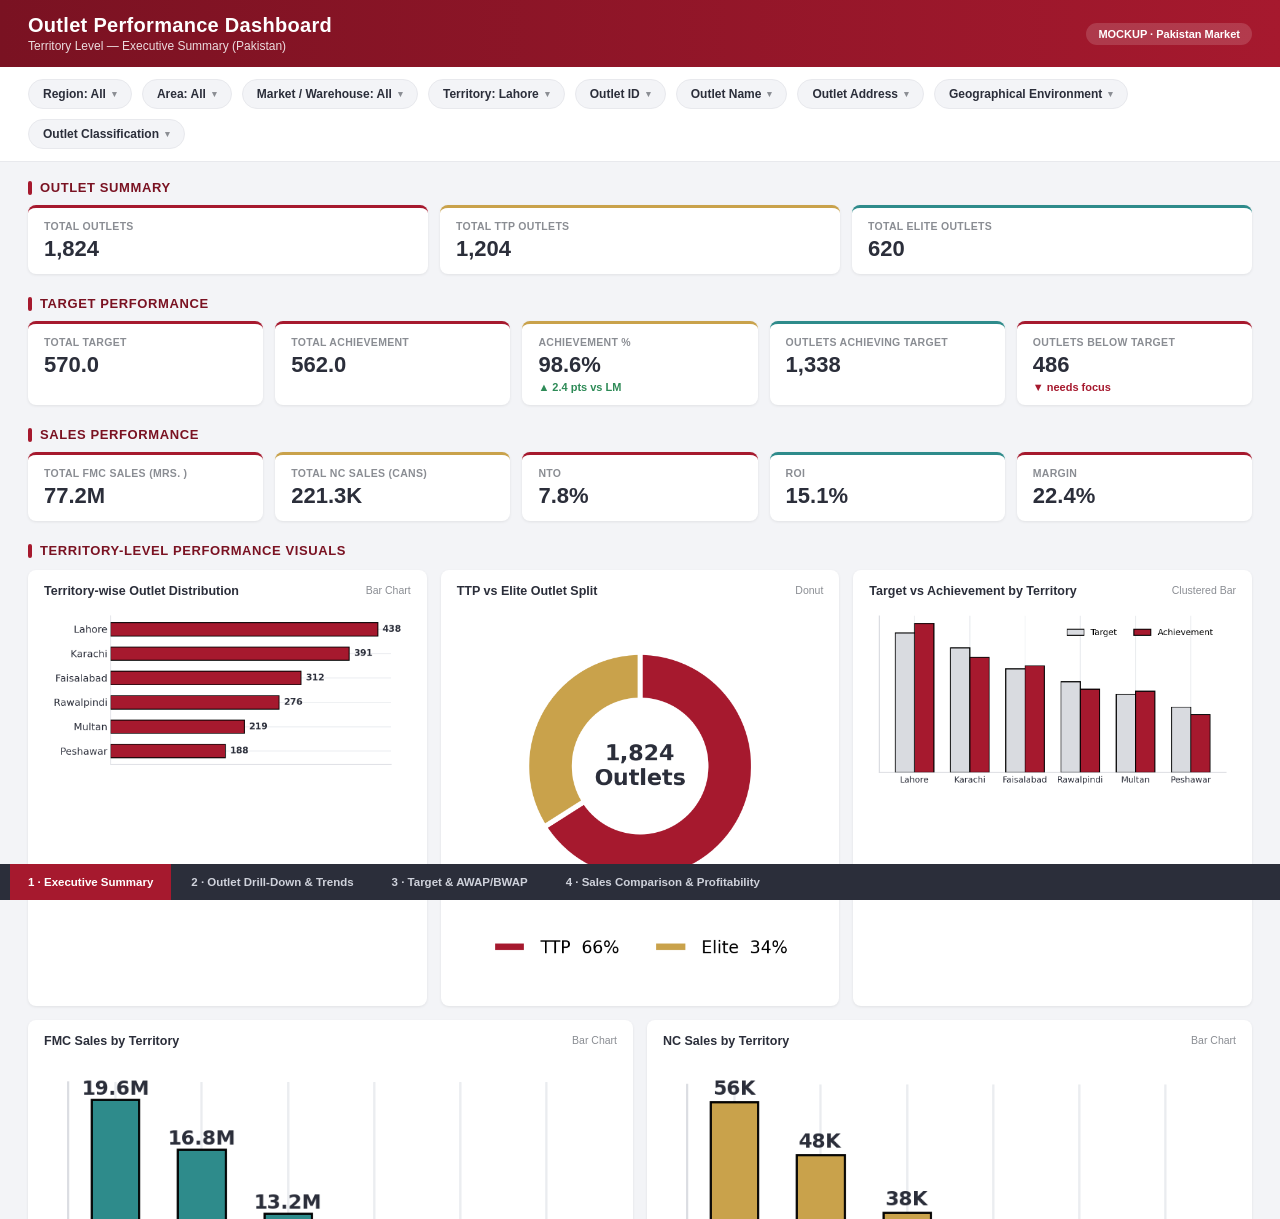
<file: index.html>
<!DOCTYPE html>
<html lang="en">
<head>
<meta charset="UTF-8">
<meta http-equiv="refresh" content="0; url=pages/page1_executive_summary.html">
<title>Outlet Performance Dashboard</title>
</head>
<body>
<p>Redirecting to the dashboard… if nothing happens, <a href="pages/page1_executive_summary.html">click here</a>.</p>
</body>
</html>
</file>
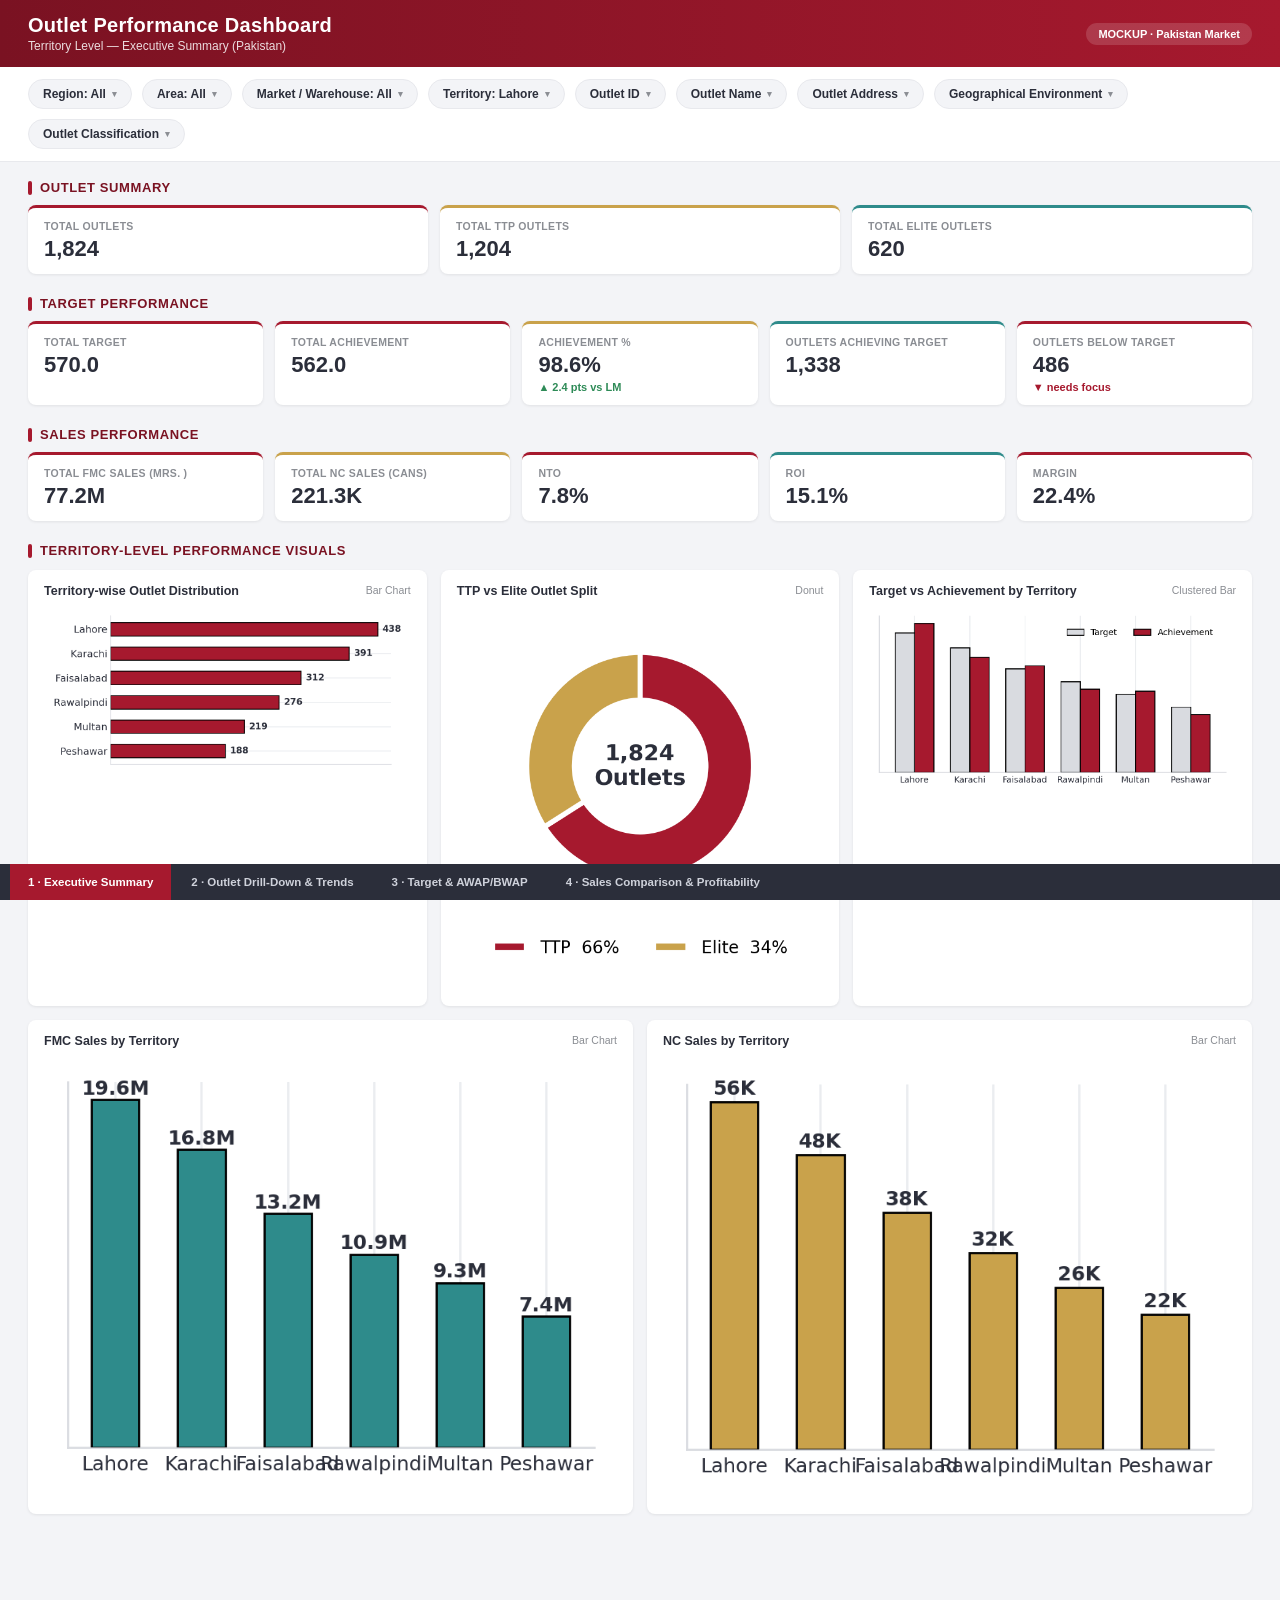
<file: pages/page1_executive_summary.html>
<!DOCTYPE html>
<html lang="en">
<head>
<meta charset="UTF-8">
<meta name="viewport" content="width=device-width, initial-scale=1.0">
<title>Executive Summary — Outlet Performance Dashboard</title>
<link rel="stylesheet" href="style.css">
</head>
<body>
<div class="page">
  <div class="topbar">
    <div>
      <div class="title">Outlet Performance Dashboard</div>
      <div class="sub">Territory Level — Executive Summary (Pakistan)</div>
    </div>
    <div class="badge">MOCKUP · Pakistan Market</div>
  </div>
  <div class="filterbar">
    <div class="chip">Region: All</div><div class="chip">Area: All</div><div class="chip">Market / Warehouse: All</div><div class="chip">Territory: Lahore</div><div class="chip">Outlet ID</div><div class="chip">Outlet Name</div><div class="chip">Outlet Address</div><div class="chip">Geographical Environment</div><div class="chip">Outlet Classification</div>
  </div>
  <div class="content">
    
<div class="section-label">Outlet Summary</div>
<div class="kpi-row">
  <div class="kpi-card">
      <div class="label">Total Outlets</div>
      <div class="value">1,824</div>
      
    </div>
  <div class="kpi-card gold">
      <div class="label">Total TTP Outlets</div>
      <div class="value">1,204</div>
      
    </div>
  <div class="kpi-card teal">
      <div class="label">Total Elite Outlets</div>
      <div class="value">620</div>
      
    </div>
</div>

<div class="section-label">Target Performance</div>
<div class="kpi-row">
  <div class="kpi-card">
      <div class="label">Total Target</div>
      <div class="value">570.0</div>
      
    </div>
  <div class="kpi-card">
      <div class="label">Total Achievement</div>
      <div class="value">562.0</div>
      
    </div>
  <div class="kpi-card gold">
      <div class="label">Achievement %</div>
      <div class="value">98.6%</div>
      <div class="delta up">▲ 2.4 pts vs LM</div>
    </div>
  <div class="kpi-card teal">
      <div class="label">Outlets Achieving Target</div>
      <div class="value">1,338</div>
      
    </div>
  <div class="kpi-card">
      <div class="label">Outlets Below Target</div>
      <div class="value">486</div>
      <div class="delta down">▼ needs focus</div>
    </div>
</div>

<div class="section-label">Sales Performance</div>
<div class="kpi-row">
  <div class="kpi-card">
      <div class="label">Total FMC Sales (MRs. )</div>
      <div class="value">77.2M</div>
      
    </div>
  <div class="kpi-card gold">
      <div class="label">Total NC Sales (Cans)</div>
      <div class="value">221.3K</div>
      
    </div>
  <div class="kpi-card">
      <div class="label">NTO</div>
      <div class="value">7.8%</div>
      
    </div>
  <div class="kpi-card teal">
      <div class="label">ROI</div>
      <div class="value">15.1%</div>
      
    </div>
  <div class="kpi-card">
      <div class="label">Margin</div>
      <div class="value">22.4%</div>
      
    </div>
</div>

<div class="section-label">Territory-Level Performance Visuals</div>
<div class="grid c3">
  <div class="panel">
      <h4>Territory-wise Outlet Distribution <span class="vtype">Bar Chart</span></h4>
      <img src="../charts/p1_territory_outlets.png" alt="Territory-wise Outlet Distribution">
    </div>
  <div class="panel">
      <h4>TTP vs Elite Outlet Split <span class="vtype">Donut</span></h4>
      <img src="../charts/p1_ttp_elite_donut.png" alt="TTP vs Elite Outlet Split">
    </div>
  <div class="panel">
      <h4>Target vs Achievement by Territory <span class="vtype">Clustered Bar</span></h4>
      <img src="../charts/p1_target_vs_achv.png" alt="Target vs Achievement by Territory">
    </div>
</div>
<div class="grid c2" style="margin-top:14px;">
  <div class="panel">
      <h4>FMC Sales by Territory <span class="vtype">Bar Chart</span></h4>
      <img src="../charts/p1_fmc_by_territory.png" alt="FMC Sales by Territory">
    </div>
  <div class="panel">
      <h4>NC Sales by Territory <span class="vtype">Bar Chart</span></h4>
      <img src="../charts/p1_nc_by_territory.png" alt="NC Sales by Territory">
    </div>
</div>

  </div>
  <div class="tabbar"><a class="tab active" href="page1_executive_summary.html">1 · Executive Summary</a><a class="tab" href="page2_outlet_drilldown.html">2 · Outlet Drill-Down & Trends</a><a class="tab" href="page3_target_awap_bwap.html">3 · Target & AWAP/BWAP</a><a class="tab" href="page4_sales_comparison.html">4 · Sales Comparison & Profitability</a></div>
</div>
</body>
</html>
</file>
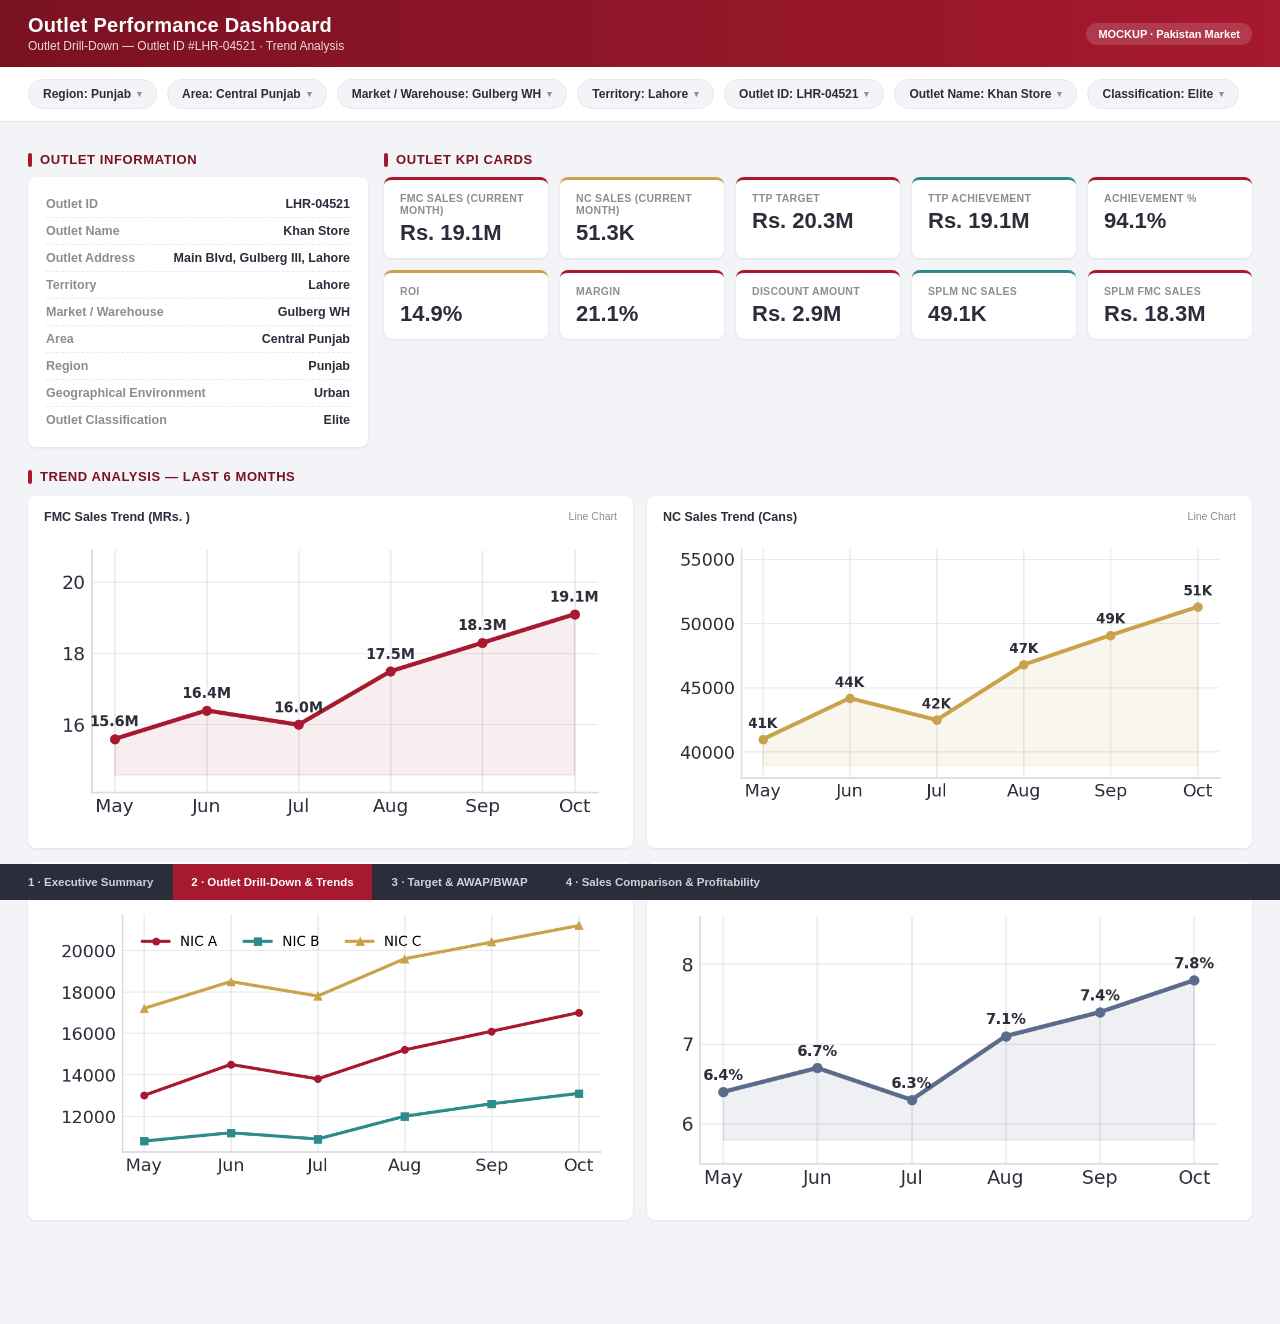
<file: pages/page2_outlet_drilldown.html>
<!DOCTYPE html>
<html lang="en">
<head>
<meta charset="UTF-8">
<meta name="viewport" content="width=device-width, initial-scale=1.0">
<title>Outlet Drill-Down & Trends — Outlet Performance Dashboard</title>
<link rel="stylesheet" href="style.css">
</head>
<body>
<div class="page">
  <div class="topbar">
    <div>
      <div class="title">Outlet Performance Dashboard</div>
      <div class="sub">Outlet Drill-Down — Outlet ID #LHR-04521 · Trend Analysis</div>
    </div>
    <div class="badge">MOCKUP · Pakistan Market</div>
  </div>
  <div class="filterbar">
    <div class="chip">Region: Punjab</div><div class="chip">Area: Central Punjab</div><div class="chip">Market / Warehouse: Gulberg WH</div><div class="chip">Territory: Lahore</div><div class="chip">Outlet ID: LHR-04521</div><div class="chip">Outlet Name: Khan Store</div><div class="chip">Classification: Elite</div>
  </div>
  <div class="content">
    
<div class="grid c2" style="grid-template-columns: 340px 1fr; gap:16px;">
  <div>
    <div class="section-label">Outlet Information</div>
    <div class="infopanel">
      <div class="row"><span class="k">Outlet ID</span><span class="v">LHR-04521</span></div>
      <div class="row"><span class="k">Outlet Name</span><span class="v">Khan Store</span></div>
      <div class="row"><span class="k">Outlet Address</span><span class="v">Main Blvd, Gulberg III, Lahore</span></div>
      <div class="row"><span class="k">Territory</span><span class="v">Lahore</span></div>
      <div class="row"><span class="k">Market / Warehouse</span><span class="v">Gulberg WH</span></div>
      <div class="row"><span class="k">Area</span><span class="v">Central Punjab</span></div>
      <div class="row"><span class="k">Region</span><span class="v">Punjab</span></div>
      <div class="row"><span class="k">Geographical Environment</span><span class="v">Urban</span></div>
      <div class="row"><span class="k">Outlet Classification</span><span class="v">Elite</span></div>
    </div>
  </div>
  <div>
    <div class="section-label">Outlet KPI Cards</div>
    <div class="kpi-row" style="flex-wrap:wrap;">
      <div class="kpi-card">
      <div class="label">FMC Sales (Current Month)</div>
      <div class="value">Rs. 19.1M</div>
      
    </div>
      <div class="kpi-card gold">
      <div class="label">NC Sales (Current Month)</div>
      <div class="value">51.3K</div>
      
    </div>
      <div class="kpi-card">
      <div class="label">TTP Target</div>
      <div class="value">Rs. 20.3M</div>
      
    </div>
      <div class="kpi-card teal">
      <div class="label">TTP Achievement</div>
      <div class="value">Rs. 19.1M</div>
      
    </div>
      <div class="kpi-card">
      <div class="label">Achievement %</div>
      <div class="value">94.1%</div>
      
    </div>
      <div class="kpi-card gold">
      <div class="label">ROI</div>
      <div class="value">14.9%</div>
      
    </div>
      <div class="kpi-card">
      <div class="label">Margin</div>
      <div class="value">21.1%</div>
      
    </div>
      <div class="kpi-card">
      <div class="label">Discount Amount</div>
      <div class="value">Rs. 2.9M</div>
      
    </div>
      <div class="kpi-card teal">
      <div class="label">SPLM NC Sales</div>
      <div class="value">49.1K</div>
      
    </div>
      <div class="kpi-card">
      <div class="label">SPLM FMC Sales</div>
      <div class="value">Rs. 18.3M</div>
      
    </div>
    </div>
  </div>
</div>

<div class="section-label">Trend Analysis — Last 6 Months</div>
<div class="grid c2">
  <div class="panel">
      <h4>FMC Sales Trend (MRs. ) <span class="vtype">Line Chart</span></h4>
      <img src="../charts/p2_fmc_trend.png" alt="FMC Sales Trend (MRs. )">
    </div>
  <div class="panel">
      <h4>NC Sales Trend (Cans) <span class="vtype">Line Chart</span></h4>
      <img src="../charts/p2_nc_trend.png" alt="NC Sales Trend (Cans)">
    </div>
</div>
<div class="grid c2" style="margin-top:14px;">
  <div class="panel">
      <h4>NIC-wise NC Sales Trend (Cans) <span class="vtype">Multi-Line Chart</span></h4>
      <img src="../charts/p2_nic_trend.png" alt="NIC-wise NC Sales Trend (Cans)">
    </div>
  <div class="panel">
      <h4>NTO Trend <span class="vtype">Line Chart</span></h4>
      <img src="../charts/p2_nto_trend.png" alt="NTO Trend">
    </div>
</div>

  </div>
  <div class="tabbar"><a class="tab" href="page1_executive_summary.html">1 · Executive Summary</a><a class="tab active" href="page2_outlet_drilldown.html">2 · Outlet Drill-Down & Trends</a><a class="tab" href="page3_target_awap_bwap.html">3 · Target & AWAP/BWAP</a><a class="tab" href="page4_sales_comparison.html">4 · Sales Comparison & Profitability</a></div>
</div>
</body>
</html>
</file>
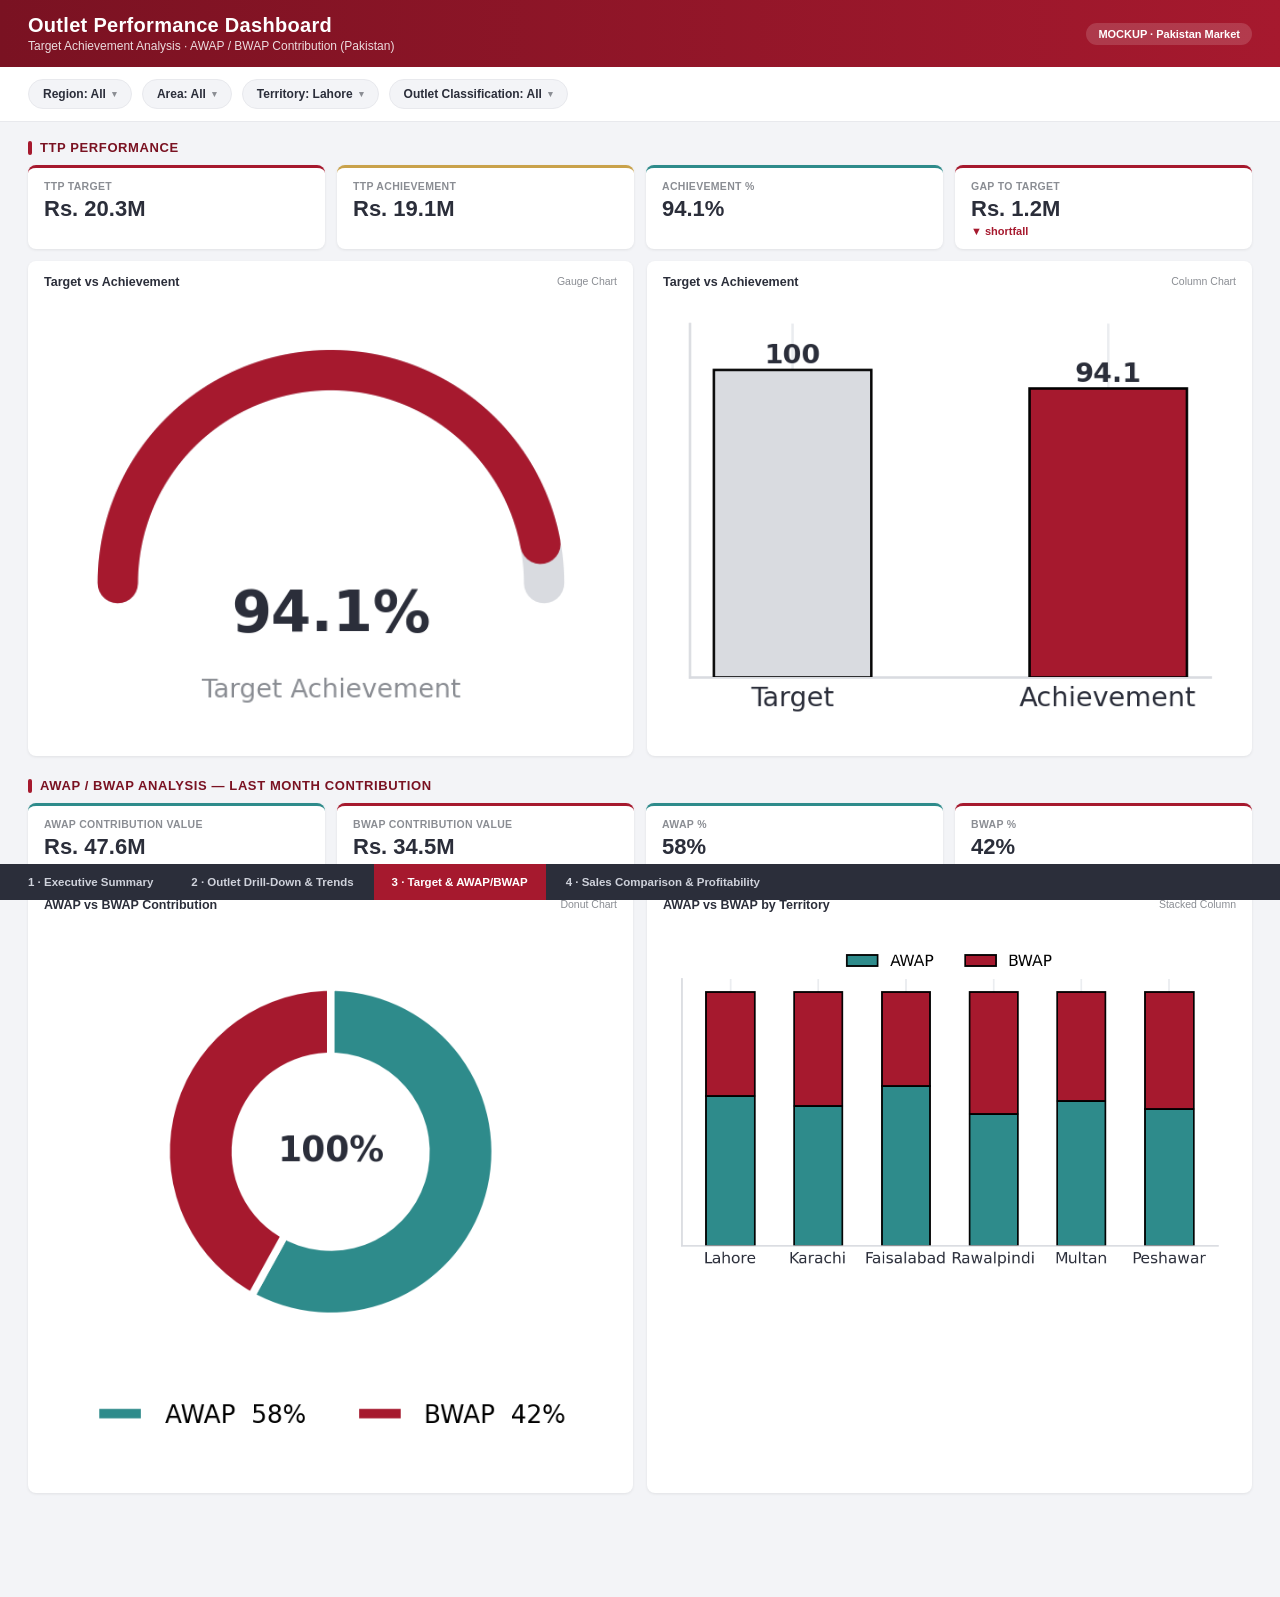
<file: pages/page3_target_awap_bwap.html>
<!DOCTYPE html>
<html lang="en">
<head>
<meta charset="UTF-8">
<meta name="viewport" content="width=device-width, initial-scale=1.0">
<title>Target & AWAP/BWAP — Outlet Performance Dashboard</title>
<link rel="stylesheet" href="style.css">
</head>
<body>
<div class="page">
  <div class="topbar">
    <div>
      <div class="title">Outlet Performance Dashboard</div>
      <div class="sub">Target Achievement Analysis · AWAP / BWAP Contribution (Pakistan)</div>
    </div>
    <div class="badge">MOCKUP · Pakistan Market</div>
  </div>
  <div class="filterbar">
    <div class="chip">Region: All</div><div class="chip">Area: All</div><div class="chip">Territory: Lahore</div><div class="chip">Outlet Classification: All</div>
  </div>
  <div class="content">
    
<div class="section-label">TTP Performance</div>
<div class="kpi-row">
  <div class="kpi-card">
      <div class="label">TTP Target</div>
      <div class="value">Rs. 20.3M</div>
      
    </div>
  <div class="kpi-card gold">
      <div class="label">TTP Achievement</div>
      <div class="value">Rs. 19.1M</div>
      
    </div>
  <div class="kpi-card teal">
      <div class="label">Achievement %</div>
      <div class="value">94.1%</div>
      
    </div>
  <div class="kpi-card">
      <div class="label">Gap to Target</div>
      <div class="value">Rs. 1.2M</div>
      <div class="delta down">▼ shortfall</div>
    </div>
</div>
<div class="grid c2" style="margin-top:12px;">
  <div class="panel">
      <h4>Target vs Achievement <span class="vtype">Gauge Chart</span></h4>
      <img src="../charts/p3_gauge_ttp.png" alt="Target vs Achievement">
    </div>
  <div class="panel">
      <h4>Target vs Achievement <span class="vtype">Column Chart</span></h4>
      <img src="../charts/p3_column_target_achv.png" alt="Target vs Achievement">
    </div>
</div>

<div class="section-label">AWAP / BWAP Analysis — Last Month Contribution</div>
<div class="kpi-row">
  <div class="kpi-card teal">
      <div class="label">AWAP Contribution Value</div>
      <div class="value">Rs. 47.6M</div>
      
    </div>
  <div class="kpi-card">
      <div class="label">BWAP Contribution Value</div>
      <div class="value">Rs. 34.5M</div>
      
    </div>
  <div class="kpi-card teal">
      <div class="label">AWAP %</div>
      <div class="value">58%</div>
      
    </div>
  <div class="kpi-card">
      <div class="label">BWAP %</div>
      <div class="value">42%</div>
      
    </div>
</div>
<div class="grid c2" style="margin-top:12px;">
  <div class="panel">
      <h4>AWAP vs BWAP Contribution <span class="vtype">Donut Chart</span></h4>
      <img src="../charts/p3_awap_bwap_donut.png" alt="AWAP vs BWAP Contribution">
    </div>
  <div class="panel">
      <h4>AWAP vs BWAP by Territory <span class="vtype">Stacked Column</span></h4>
      <img src="../charts/p3_awap_bwap_stacked.png" alt="AWAP vs BWAP by Territory">
    </div>
</div>

  </div>
  <div class="tabbar"><a class="tab" href="page1_executive_summary.html">1 · Executive Summary</a><a class="tab" href="page2_outlet_drilldown.html">2 · Outlet Drill-Down & Trends</a><a class="tab active" href="page3_target_awap_bwap.html">3 · Target & AWAP/BWAP</a><a class="tab" href="page4_sales_comparison.html">4 · Sales Comparison & Profitability</a></div>
</div>
</body>
</html>
</file>
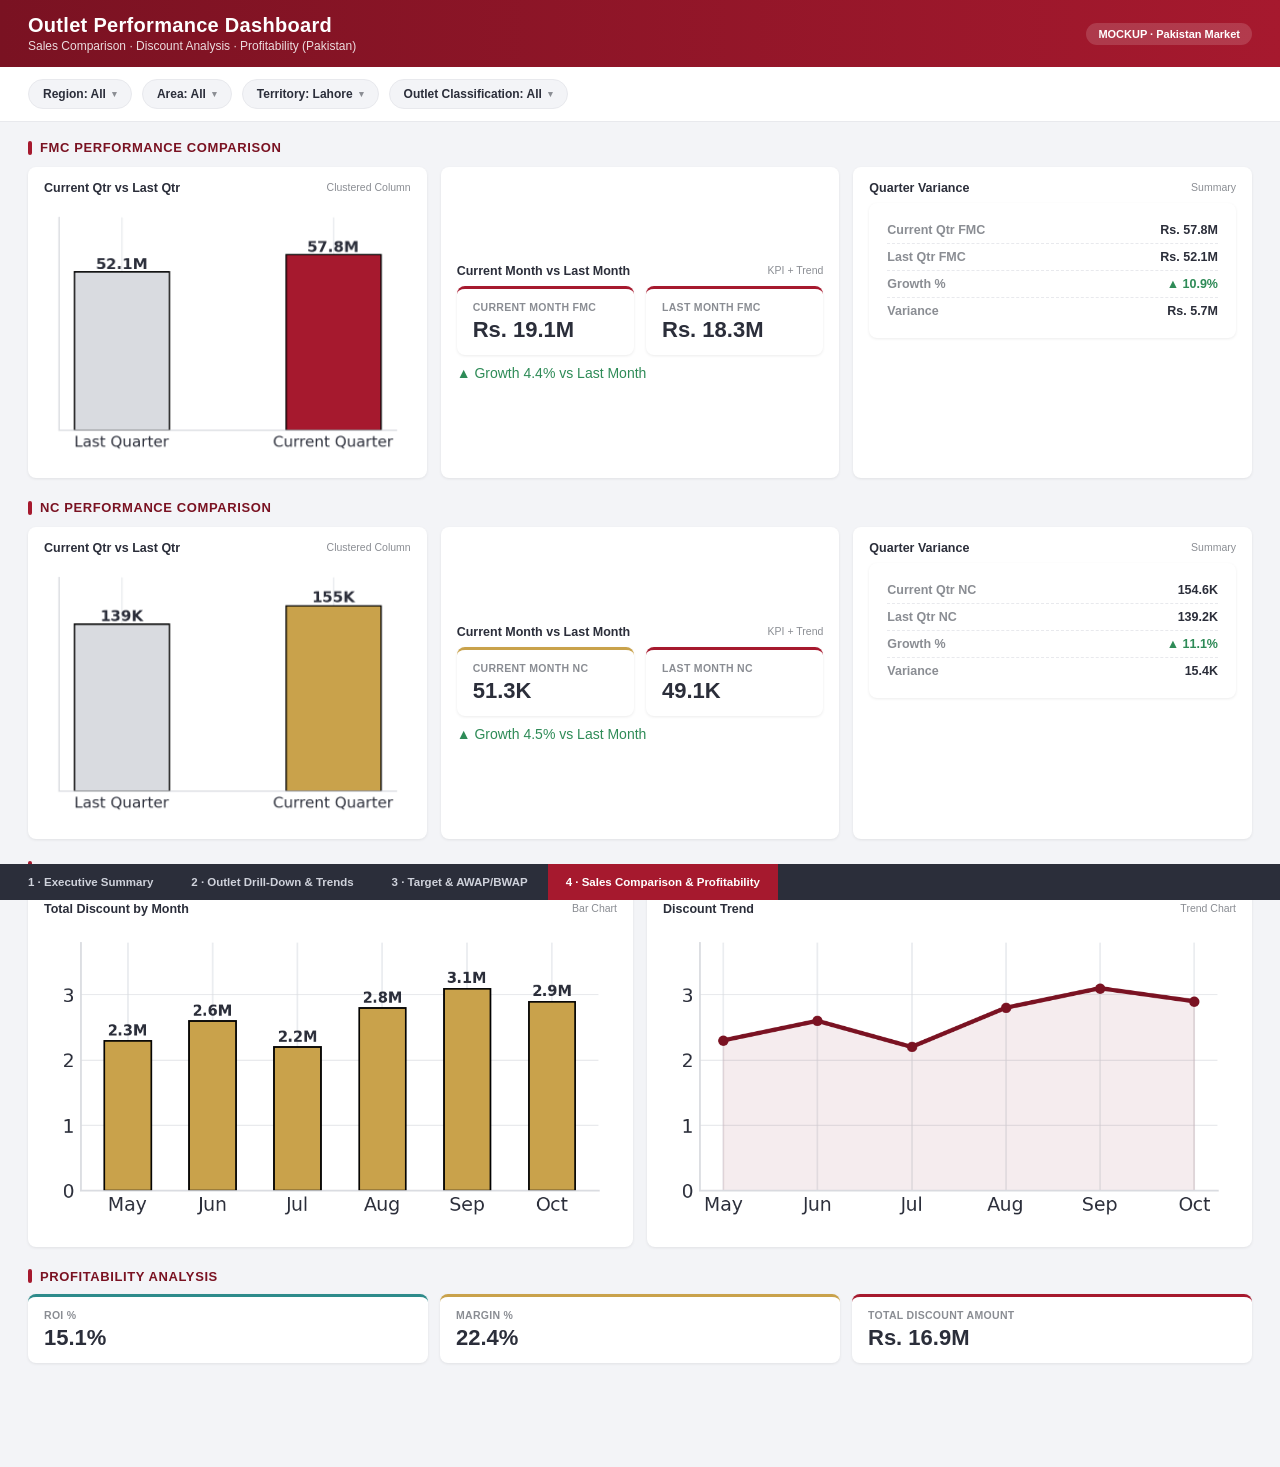
<file: pages/page4_sales_comparison.html>
<!DOCTYPE html>
<html lang="en">
<head>
<meta charset="UTF-8">
<meta name="viewport" content="width=device-width, initial-scale=1.0">
<title>Sales Comparison & Profitability — Outlet Performance Dashboard</title>
<link rel="stylesheet" href="style.css">
</head>
<body>
<div class="page">
  <div class="topbar">
    <div>
      <div class="title">Outlet Performance Dashboard</div>
      <div class="sub">Sales Comparison · Discount Analysis · Profitability (Pakistan)</div>
    </div>
    <div class="badge">MOCKUP · Pakistan Market</div>
  </div>
  <div class="filterbar">
    <div class="chip">Region: All</div><div class="chip">Area: All</div><div class="chip">Territory: Lahore</div><div class="chip">Outlet Classification: All</div>
  </div>
  <div class="content">
    
<div class="section-label">FMC Performance Comparison</div>
<div class="grid c3">
  <div class="panel">
      <h4>Current Qtr vs Last Qtr <span class="vtype">Clustered Column</span></h4>
      <img src="../charts/p4_fmc_quarter.png" alt="Current Qtr vs Last Qtr">
    </div>
  <div class="panel" style="display:flex; flex-direction:column; justify-content:center;">
    <h4>Current Month vs Last Month <span class="vtype">KPI + Trend</span></h4>
    <div class="kpi-row">
      <div class="kpi-card">
      <div class="label">Current Month FMC</div>
      <div class="value">Rs. 19.1M</div>
      
    </div>
      <div class="kpi-card">
      <div class="label">Last Month FMC</div>
      <div class="value">Rs. 18.3M</div>
      
    </div>
    </div>
    <div class="delta up" style="margin-top:10px; font-size:14px;">▲ Growth 4.4% vs Last Month</div>
  </div>
  <div class="panel">
    <h4>Quarter Variance <span class="vtype">Summary</span></h4>
    <div class="infopanel" style="margin-top:6px;">
      <div class="row"><span class="k">Current Qtr FMC</span><span class="v">Rs. 57.8M</span></div>
      <div class="row"><span class="k">Last Qtr FMC</span><span class="v">Rs. 52.1M</span></div>
      <div class="row"><span class="k">Growth %</span><span class="v" style="color:#2E8B57;">▲ 10.9%</span></div>
      <div class="row"><span class="k">Variance</span><span class="v">Rs. 5.7M</span></div>
    </div>
  </div>
</div>

<div class="section-label">NC Performance Comparison</div>
<div class="grid c3">
  <div class="panel">
      <h4>Current Qtr vs Last Qtr <span class="vtype">Clustered Column</span></h4>
      <img src="../charts/p4_nc_quarter.png" alt="Current Qtr vs Last Qtr">
    </div>
  <div class="panel" style="display:flex; flex-direction:column; justify-content:center;">
    <h4>Current Month vs Last Month <span class="vtype">KPI + Trend</span></h4>
    <div class="kpi-row">
      <div class="kpi-card gold">
      <div class="label">Current Month NC</div>
      <div class="value">51.3K</div>
      
    </div>
      <div class="kpi-card">
      <div class="label">Last Month NC</div>
      <div class="value">49.1K</div>
      
    </div>
    </div>
    <div class="delta up" style="margin-top:10px; font-size:14px;">▲ Growth 4.5% vs Last Month</div>
  </div>
  <div class="panel">
    <h4>Quarter Variance <span class="vtype">Summary</span></h4>
    <div class="infopanel" style="margin-top:6px;">
      <div class="row"><span class="k">Current Qtr NC</span><span class="v">154.6K</span></div>
      <div class="row"><span class="k">Last Qtr NC</span><span class="v">139.2K</span></div>
      <div class="row"><span class="k">Growth %</span><span class="v" style="color:#2E8B57;">▲ 11.1%</span></div>
      <div class="row"><span class="k">Variance</span><span class="v">15.4K</span></div>
    </div>
  </div>
</div>

<div class="section-label">Discount Analysis</div>
<div class="grid c2">
  <div class="panel">
      <h4>Total Discount by Month <span class="vtype">Bar Chart</span></h4>
      <img src="../charts/p4_discount_bar.png" alt="Total Discount by Month">
    </div>
  <div class="panel">
      <h4>Discount Trend <span class="vtype">Trend Chart</span></h4>
      <img src="../charts/p4_discount_trend.png" alt="Discount Trend">
    </div>
</div>

<div class="section-label">Profitability Analysis</div>
<div class="kpi-row">
  <div class="kpi-card teal">
      <div class="label">ROI %</div>
      <div class="value">15.1%</div>
      
    </div>
  <div class="kpi-card gold">
      <div class="label">Margin %</div>
      <div class="value">22.4%</div>
      
    </div>
  <div class="kpi-card">
      <div class="label">Total Discount Amount</div>
      <div class="value">Rs. 16.9M</div>
      
    </div>
</div>

  </div>
  <div class="tabbar"><a class="tab" href="page1_executive_summary.html">1 · Executive Summary</a><a class="tab" href="page2_outlet_drilldown.html">2 · Outlet Drill-Down & Trends</a><a class="tab" href="page3_target_awap_bwap.html">3 · Target & AWAP/BWAP</a><a class="tab active" href="page4_sales_comparison.html">4 · Sales Comparison & Profitability</a></div>
</div>
</body>
</html>
</file>
<file: pages/style.css>
:root{
  --maroon:#A6192E;
  --maroon-d:#7A1222;
  --gold:#C9A24B;
  --teal:#2E8B8B;
  --navy:#2B2E3A;
  --gray:#8A8D93;
  --lgray:#E8E9ED;
  --bg:#F3F4F7;
  --card:#FFFFFF;
  --green:#2E8B57;
}
*{box-sizing:border-box;}
html,body{margin:0; padding:0;}
body{
  background:#DADCE2;
  font-family:'Segoe UI', Arial, sans-serif;
  color:var(--navy);
}
.page{
  width:100%; max-width:1600px; min-height:100vh; margin:0 auto; background:var(--bg);
  position:relative; padding-bottom:50px;
}
.topbar{
  background:linear-gradient(90deg,var(--maroon-d),var(--maroon));
  color:#fff; padding:14px 28px; display:flex; justify-content:space-between; align-items:center;
  flex-wrap:wrap; gap:8px;
}
.topbar .title{font-size:20px; font-weight:700; letter-spacing:.3px;}
.topbar .sub{font-size:12px; opacity:.85; margin-top:2px;}
.topbar .badge{
  background:rgba(255,255,255,0.15); padding:5px 12px; border-radius:14px; font-size:11px; font-weight:600;
  white-space:nowrap;
}
.filterbar{
  display:flex; gap:10px; flex-wrap:wrap; padding:12px 28px; background:#fff; border-bottom:1px solid var(--lgray);
}
.chip{
  background:var(--bg); border:1px solid var(--lgray); color:var(--navy);
  font-size:12px; padding:7px 14px; border-radius:16px; font-weight:600; display:flex; align-items:center; gap:6px;
  white-space:nowrap;
}
.chip::after{content:'\25be'; color:var(--gray); font-size:9px;}
.content{padding:18px 28px;}
.section-label{
  font-size:13px; font-weight:700; color:var(--maroon-d); text-transform:uppercase; letter-spacing:.6px;
  margin:22px 0 10px 0; display:flex; align-items:center; gap:8px;
}
.section-label:first-child{margin-top:0;}
.section-label::before{content:''; width:4px; height:14px; background:var(--maroon); display:inline-block; border-radius:2px;}
.kpi-row{display:flex; gap:12px; flex-wrap:wrap;}
.kpi-card{
  background:var(--card); border-radius:8px; padding:12px 16px; flex:1; min-width:150px;
  box-shadow:0 1px 3px rgba(0,0,0,0.08); border-top:3px solid var(--maroon);
}
.kpi-card.gold{border-top-color:var(--gold);}
.kpi-card.teal{border-top-color:var(--teal);}
.kpi-card .label{font-size:10.5px; color:var(--gray); font-weight:600; text-transform:uppercase; letter-spacing:.3px;}
.kpi-card .value{font-size:22px; font-weight:800; color:var(--navy); margin-top:4px;}
.kpi-card .delta{font-size:11px; margin-top:3px; font-weight:700;}
.delta.up{color:var(--green);} .delta.down{color:var(--maroon);}
.grid{display:grid; gap:14px; margin-top:12px;}
.grid.c2{grid-template-columns:1fr 1fr;}
.grid.c3{grid-template-columns:1fr 1fr 1fr;}
.grid > *{min-width:0;}
.panel{
  background:var(--card); border-radius:8px; padding:14px 16px; box-shadow:0 1px 3px rgba(0,0,0,0.08);
}
.panel h4{margin:0 0 8px 0; font-size:12.5px; color:var(--navy); font-weight:700;}
.panel h4 .vtype{font-weight:500; color:var(--gray); font-size:10.5px; float:right;}
.panel img{width:100%; display:block;}
.infopanel{
  background:var(--card); border-radius:8px; padding:14px 18px; box-shadow:0 1px 3px rgba(0,0,0,0.08);
}
.infopanel .row{display:flex; justify-content:space-between; padding:6px 0; border-bottom:1px dashed var(--lgray); font-size:12.5px; gap:12px;}
.infopanel .row:last-child{border-bottom:none;}
.infopanel .row .k{color:var(--gray); font-weight:600;}
.infopanel .row .v{color:var(--navy); font-weight:700; text-align:right;}
.tabbar{
  position:sticky; bottom:0; left:0; right:0; background:var(--navy); display:flex; gap:2px; padding:0 10px;
  overflow-x:auto;
}
.tab{
  color:#cfd2db; font-size:11.5px; font-weight:600; padding:12px 18px; text-decoration:none;
  white-space:nowrap; transition:background .15s;
}
.tab:hover{background:#3b3f4e;}
.tab.active{background:var(--maroon); color:#fff;}

@media (max-width:1100px){
  .grid.c3{grid-template-columns:1fr 1fr;}
}
@media (max-width:760px){
  .grid.c2, .grid.c3{grid-template-columns:1fr;}
  .kpi-card{min-width:120px;}
}
</file>
